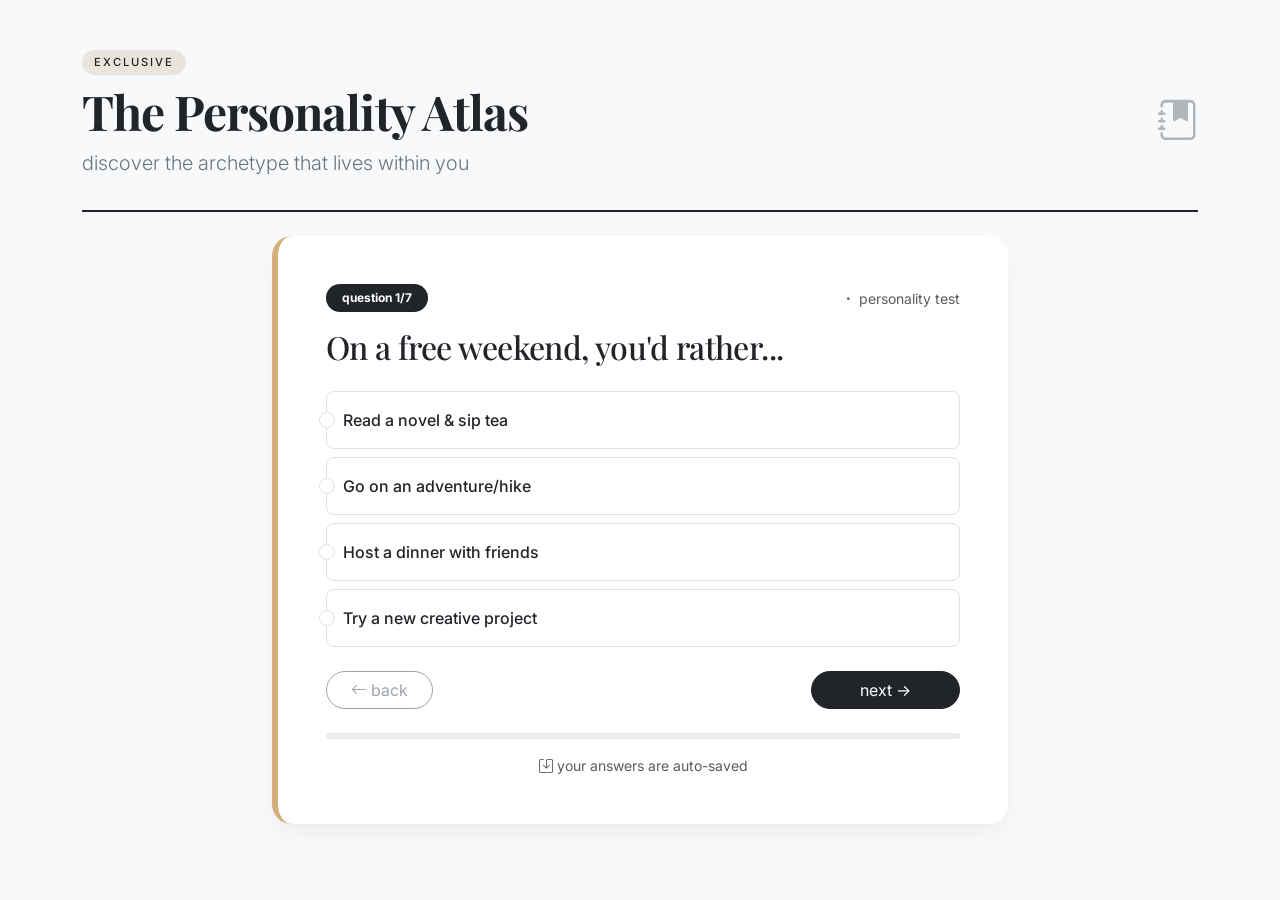
<file: index.html>
<!DOCTYPE html>
<html lang="en">
<head>
    <meta charset="UTF-8">
    <meta name="viewport" content="width=device-width, initial-scale=1.0">
    <title>The Personality Atlas</title>
    <!-- Bootstrap 5 CSS + Icons + Google Fonts -->
    <link href="https://cdn.jsdelivr.net/npm/bootstrap@5.3.0-alpha1/dist/css/bootstrap.min.css" rel="stylesheet">
    <link rel="stylesheet" href="https://cdn.jsdelivr.net/npm/bootstrap-icons@1.11.3/font/bootstrap-icons.min.css">
    <link href="https://fonts.googleapis.com/css2?family=Playfair+Display:wght@400;500;600;700;800;900&family=Inter:opsz,wght@14..32,300;14..32,400;14..32,500;14..32,600&display=swap" rel="stylesheet">
    <!-- Custom CSS -->
    <link rel="stylesheet" href="style.css">
</head>
<body class="bg-light">

    <div class="container py-4 py-md-5">
        <!-- header with magazine flair -->
        <div class="d-flex justify-content-between align-items-center border-bottom border-dark border-2 pb-3 mb-4 flex-wrap">
            <div>
                <span class="magazine-badge">exclusive</span>
                <h1 class="display-5 fw-bold mt-2">The Personality Atlas</h1>
                <p class="lead text-secondary">discover the archetype that lives within you</p>
            </div>
            <div>
                <i class="bi bi-journal-bookmark-fill fs-1 text-secondary opacity-50"></i>
            </div>
        </div>

        <!-- main app container: dynamic views injected by JS -->
        <div id="appRoot"></div>
    </div>

    <!-- Bootstrap JS Bundle -->
    <script src="https://cdn.jsdelivr.net/npm/bootstrap@5.3.0-alpha1/dist/js/bootstrap.bundle.min.js"></script>
    <!-- Main JavaScript -->
    <script src="script.js"></script>
</body>
</html>
</file>
<file: style.css>
/* ============================================
   CUSTOM CSS FOR PERSONALITY TEST MAGAZINE
   Complements Bootstrap 5 styling
============================================ */

/* ----- BASE STYLES & TYPOGRAPHY ----- */
body {
    background: #f7f4ef;
    font-family: 'Inter', sans-serif;
}

h1, h2, h3, h4, .magazine-headline, .display-5, .display-4 {
    font-family: 'Playfair Display', serif;
    font-weight: 700;
    letter-spacing: -0.02em;
}

/* ----- MAGAZINE COMPONENTS ----- */
.magazine-badge {
    font-size: 0.7rem;
    text-transform: uppercase;
    letter-spacing: 2px;
    background: #e9e5dd;
    display: inline-block;
    padding: 0.25rem 0.75rem;
    border-radius: 30px;
    font-weight: 500;
}

/* Custom card style for magazine feel */
.card-magazine {
    border: none;
    background: white;
    border-radius: 1.25rem;
    box-shadow: 0 12px 28px -8px rgba(0,0,0,0.08);
    transition: transform 0.2s ease;
}

.card-magazine:hover {
    transform: translateY(-4px);
}

/* Question card with left accent border */
.question-card {
    border-left: 6px solid #d4af7a;
    border-radius: 1.25rem;
}

/* Result cover styling */
.result-cover {
    background: #212529;
    color: #f8f3e6;
    border-radius: 2rem;
    padding: 2rem;
}

/* ----- MAGAZINE COLUMN LAYOUT ----- */
.magazine-columns {
    column-count: 2;
    column-gap: 2rem;
    column-rule: 1px solid rgba(0,0,0,0.08);
    text-align: left;
}

.magazine-columns p {
    break-inside: avoid;
    margin-bottom: 1rem;
}

/* Responsive: single column on mobile */
@media (max-width: 768px) {
    .magazine-columns {
        column-count: 1;
        column-rule: none;
    }
}

/* ----- BADGES & CHIPS ----- */
.strength-badge {
    background: #e9ecef;
    border-radius: 40px;
    padding: 0.3rem 1rem;
    font-size: 0.8rem;
    font-weight: 500;
}

.personality-chip {
    background: #f8f9fa;
    border-radius: 60px;
    padding: 0.4rem 1rem;
    font-weight: 500;
    font-size: 0.8rem;
}

/* ----- CUSTOM BUTTONS ----- */
.btn-gold-outline {
    border: 1px solid #d4af7a;
    background: transparent;
    color: #2c2b28;
    transition: all 0.2s ease;
}

.btn-gold-outline:hover {
    background: #d4af7a;
    color: white;
    border-color: #d4af7a;
}

/* ----- PROGRESS BAR CUSTOM ----- */
.progress-step {
    transition: all 0.2s;
}

/* ----- FORM STYLES (Overriding Bootstrap subtly) ----- */
.form-check {
    cursor: pointer;
    transition: all 0.2s ease;
}

.form-check:hover {
    background-color: #f8f5f0 !important;
    border-color: #d4af7a !important;
}

.form-check-input:checked {
    background-color: #d4af7a;
    border-color: #d4af7a;
}

.form-check-input:focus {
    border-color: #d4af7a;
    box-shadow: 0 0 0 0.2rem rgba(212, 175, 122, 0.25);
}

/* ----- ALERT CUSTOMIZATION ----- */
.alert-warning {
    background-color: #fef3c7;
    border-color: #fde68a;
    color: #92400e;
    border-radius: 1rem;
}

/* ----- FOOTER LINKS & MISC ----- */
footer a {
    text-decoration: none;
}

/* Animation for fade-in effect */
@keyframes fadeIn {
    from {
        opacity: 0;
        transform: translateY(10px);
    }
    to {
        opacity: 1;
        transform: translateY(0);
    }
}

.animate-fade-in {
    animation: fadeIn 0.4s ease-out;
}

/* ----- SCATTERED CARD IMAGE PLACEHOLDER EFFECTS ----- */
.card-magazine i.bi {
    transition: transform 0.2s ease;
}

.card-magazine:hover i.bi {
    transform: scale(1.05);
}

/* Custom scrollbar for subtle magazine feel */
::-webkit-scrollbar {
    width: 8px;
}

::-webkit-scrollbar-track {
    background: #e9e5dd;
    border-radius: 10px;
}

::-webkit-scrollbar-thumb {
    background: #b8aa8c;
    border-radius: 10px;
}

::-webkit-scrollbar-thumb:hover {
    background: #9b8b6b;
}
</file>
